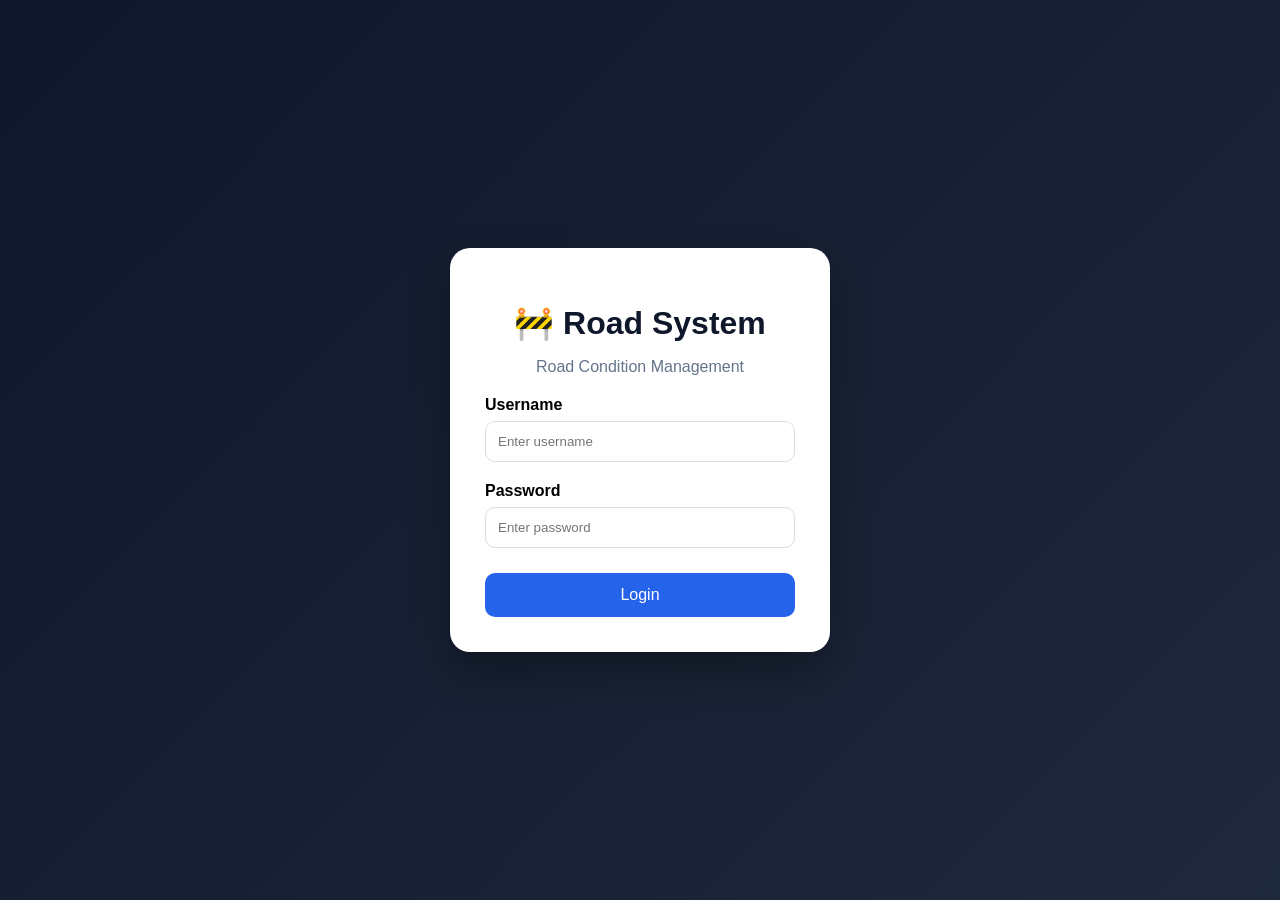
<file: index.html>
<!DOCTYPE html>
<html lang="en">
<head>
<meta charset="UTF-8">
<meta name="viewport" content="width=device-width, initial-scale=1.0">

<title>Road System Login</title>

<link rel="stylesheet" href="css/style.css">

</head>

<body>

<div class="login-container">

<div class="login-card">

<h1>🚧 Road System</h1>
<p>Road Condition Management</p>

<form onsubmit="login(event)">

<div class="input-box">
<label>Username</label>
<input
type="text"
id="username"
placeholder="Enter username">
</div>


<div class="input-box">

<label>Password</label>

<input
type="password"
id="password"
placeholder="Enter password">

</div>


<button type="submit">
Login
</button>


</form>


</div>

</div>


<script src="js/app.js"></script>


</body>
</html>
</file>
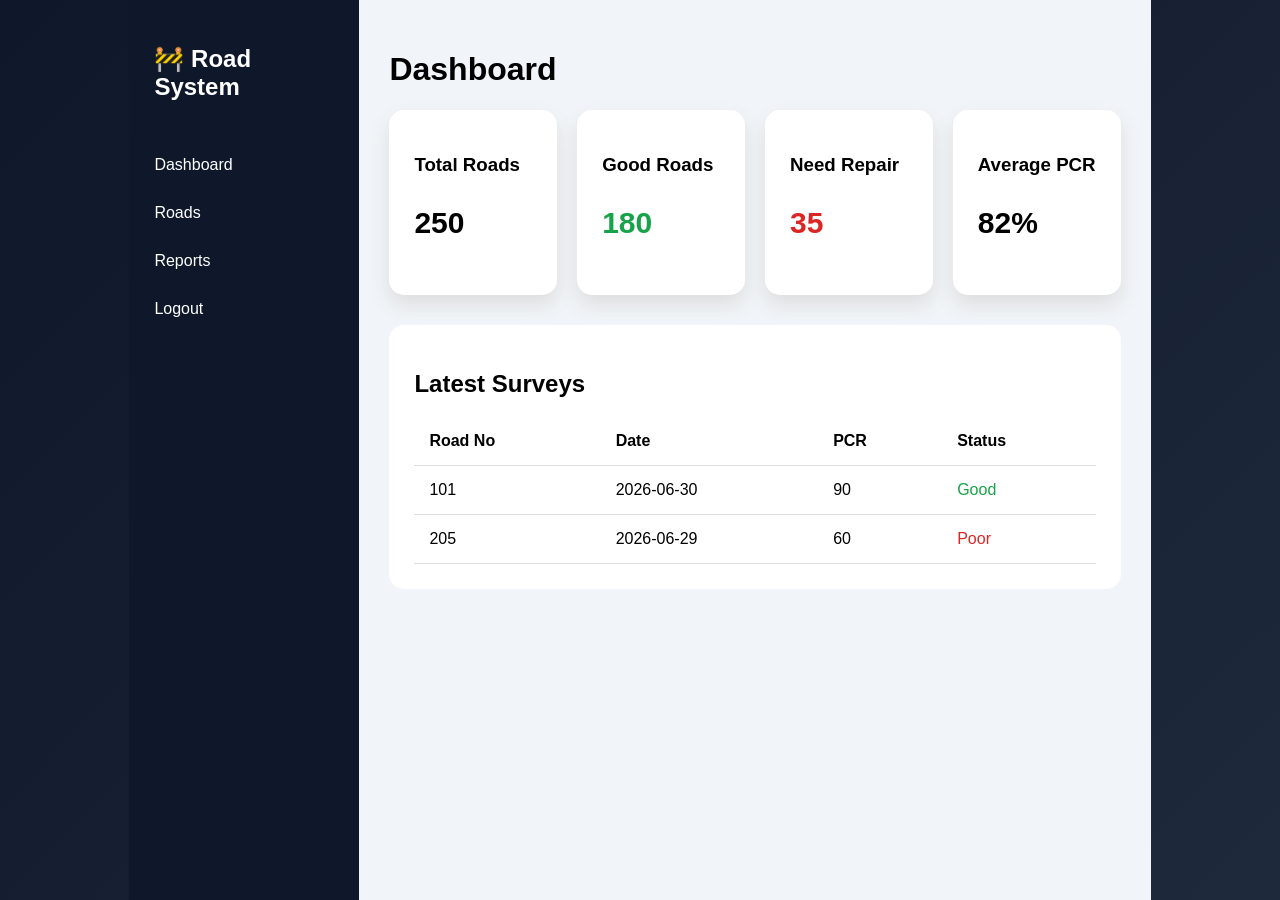
<file: dashboard.html>
<!DOCTYPE html>
<html lang="en">

<head>

<meta charset="UTF-8">

<title>Road Dashboard</title>

<link rel="stylesheet" href="css/style.css">

</head>


<body>


<div class="layout">


<!-- Sidebar -->

<div class="sidebar">


<h2>🚧 Road System</h2>


<a href="dashboard.html">
Dashboard
</a>


<a href="roads.html">
Roads
</a>


<a href="reports.html">
Reports
</a>


<a href="index.html">
Logout
</a>



</div>




<!-- Main -->

<div class="main">


<h1>
Dashboard
</h1>



<div class="cards">



<div class="card">

<h3>Total Roads</h3>

<p id="totalRoads">
250
</p>

</div>



<div class="card">

<h3>Good Roads</h3>

<p class="good">
180
</p>

</div>




<div class="card">

<h3>Need Repair</h3>

<p class="bad">
35
</p>

</div>




<div class="card">

<h3>Average PCR</h3>

<p>
82%
</p>

</div>



</div>




<div class="table-box">


<h2>
Latest Surveys
</h2>


<table>


<tr>

<th>
Road No
</th>


<th>
Date
</th>


<th>
PCR
</th>


<th>
Status
</th>


</tr>



<tr>

<td>
101
</td>

<td>
2026-06-30
</td>


<td>
90
</td>


<td class="good">
Good
</td>


</tr>



<tr>

<td>
205
</td>

<td>
2026-06-29
</td>


<td>
60
</td>


<td class="bad">
Poor
</td>


</tr>




</table>


</div>



</div>


</div>



</body>

</html>
</file>
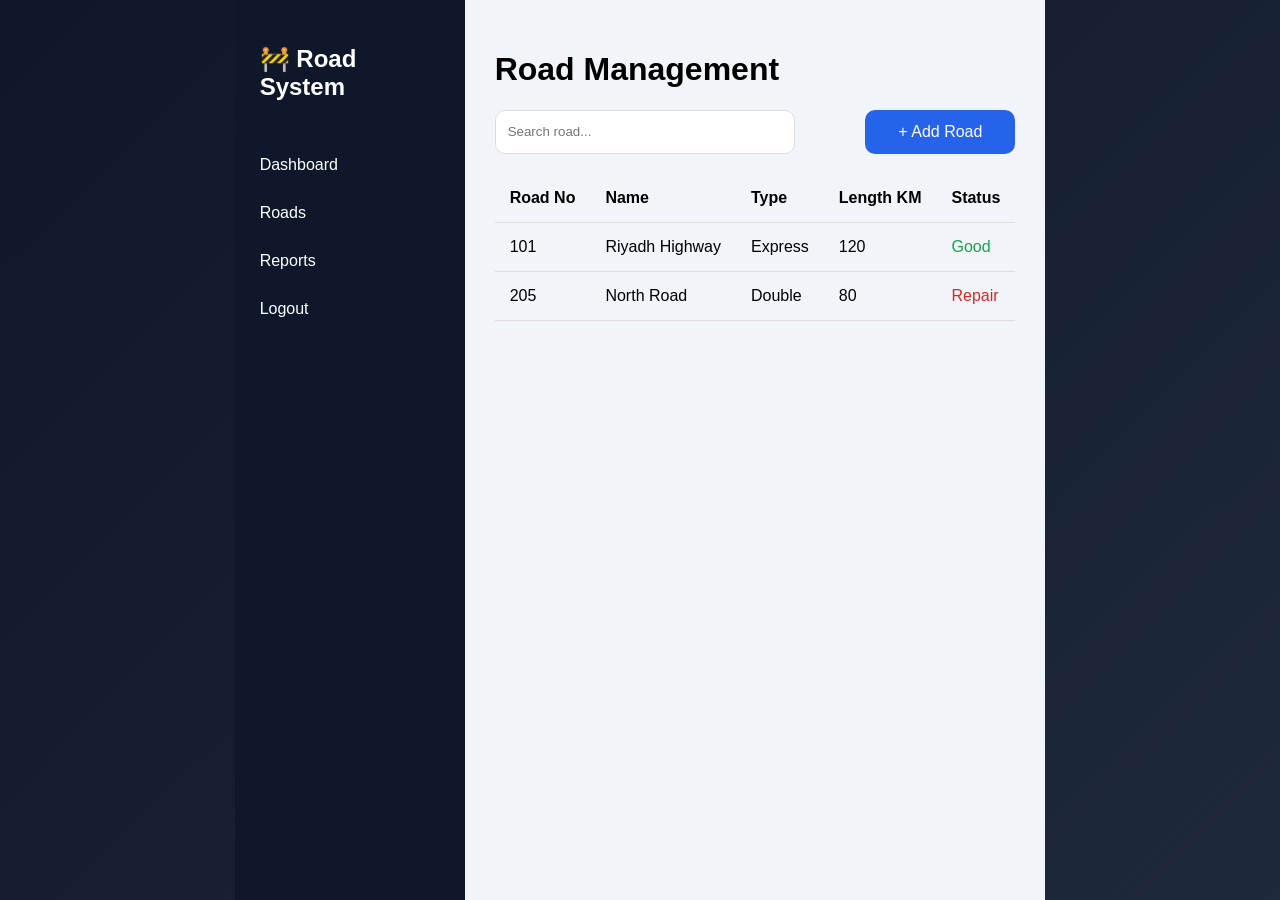
<file: roads.html>
<!DOCTYPE html>
<html lang="en">

<head>

<meta charset="UTF-8">
 
<title>Roads</title>

<link rel="stylesheet" href="css/style.css">

</head>


<body>


<div class="layout">


<div class="sidebar">

<h2>🚧 Road System</h2>

<a href="dashboard.html">
Dashboard
</a>

<a href="roads.html">
Roads
</a>

<a href="reports.html">
Reports
</a>

<a href="index.html">
Logout
</a>


</div>




<div class="main">


<h1>
Road Management
</h1>



<div class="actions">


<input
type="text"
id="search"
placeholder="Search road..."
onkeyup="searchRoad()">



<button onclick="openForm()">
+ Add Road
</button>


</div>




<table id="roadsTable">


<tr>

<th>Road No</th>
<th>Name</th>
<th>Type</th>
<th>Length KM</th>
<th>Status</th>

</tr>


<tr>

<td>101</td>
<td>Riyadh Highway</td>
<td>Express</td>
<td>120</td>
<td class="good">
Good
</td>

</tr>



<tr>

<td>205</td>
<td>North Road</td>
<td>Double</td>
<td>80</td>
<td class="bad">
Repair
</td>

</tr>


</table>



</div>



</div>





<!-- Popup -->


<div id="roadForm" class="modal">


<div class="modal-box">


<h2>
Add Road
</h2>


<input id="roadNo"
placeholder="Road Number">



<input id="roadName"
placeholder="Road Name">



<input id="length"
placeholder="Length KM">



<button onclick="addRoad()">
Save
</button>



<button onclick="closeForm()">
Cancel
</button>



</div>


</div>



<script src="js/app.js"></script>


</body>

</html>
</file>
<file: css/style.css>
*{
box-sizing:border-box;
font-family:Arial, sans-serif;
}


body{

margin:0;
height:100vh;
background:
linear-gradient(
135deg,
#0f172a,
#1e293b
);

display:flex;
justify-content:center;
align-items:center;

}



.login-container{

width:100%;
display:flex;
justify-content:center;

}



.login-card{

background:white;
width:380px;
padding:35px;

border-radius:20px;

box-shadow:
0 20px 40px rgba(0,0,0,.3);

text-align:center;

}



.login-card h1{

margin-bottom:10px;
color:#0f172a;

}



.login-card p{

color:#64748b;

}



.input-box{

text-align:left;
margin-top:20px;

}



label{

display:block;
margin-bottom:7px;
font-weight:bold;

}



input{

width:100%;
padding:12px;

border-radius:10px;
border:1px solid #ddd;

outline:none;

}



button{

margin-top:25px;

width:100%;
padding:13px;

border:none;
border-radius:10px;

background:#2563eb;

color:white;

font-size:16px;

cursor:pointer;

}



button:hover{

background:#1d4ed8;

}

/* Dashboard */


.layout{

display:flex;
height:100vh;

}



.sidebar{

width:230px;

background:#0f172a;

color:white;

padding:25px;

}



.sidebar h2{

margin-bottom:40px;

}



.sidebar a{

display:block;

color:white;

text-decoration:none;

padding:15px 0;

}



.sidebar a:hover{

color:#60a5fa;

}



.main{

flex:1;

padding:30px;

background:#f1f5f9;

}



.cards{

display:grid;

grid-template-columns:
repeat(4,1fr);

gap:20px;

}



.card{

background:white;

padding:25px;

border-radius:15px;

box-shadow:
0 10px 20px #ddd;

}



.card p{

font-size:30px;

font-weight:bold;

}



.good{

color:#16a34a;

}



.bad{

color:#dc2626;

}



.table-box{

margin-top:30px;

background:white;

padding:25px;

border-radius:15px;

}



table{

width:100%;

border-collapse:collapse;

}



th,td{

padding:15px;

border-bottom:1px solid #ddd;

text-align:left;

}

.actions{

display:flex;

justify-content:space-between;

margin-bottom:20px;

}



.actions input{

width:300px;

}



.actions button{

width:150px;

margin:0;

}




.modal{

display:none;

position:fixed;

top:0;
left:0;

width:100%;
height:100%;

background:
rgba(0,0,0,.5);

justify-content:center;
align-items:center;

}




.modal-box{

background:white;

padding:30px;

border-radius:15px;

width:350px;

}



.modal-box input{

margin-bottom:15px;

}



.modal-box button{

margin-top:10px;

}
</file>
